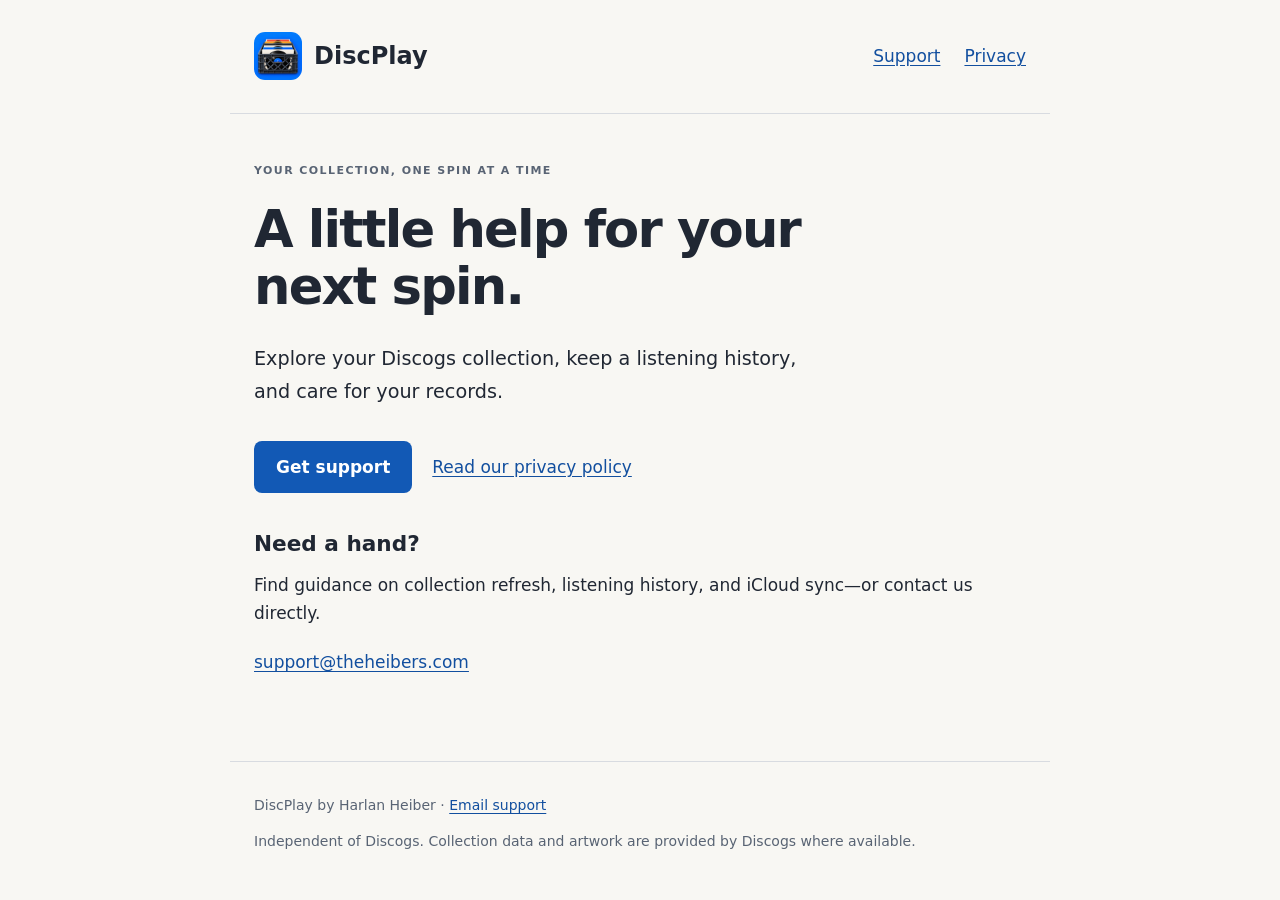
<file: index.html>
<!doctype html>
<html lang="en"><head><meta charset="utf-8"><meta name="viewport" content="width=device-width, initial-scale=1"><meta name="description" content="DiscPlay support and privacy information. Explore your Discogs collection and keep a personal listening history."><title>A little help for your next spin. · DiscPlay</title><link rel="stylesheet" href="style.css"><link rel="icon" href="icon.png"></head>
<body><a class="skip" href="#content">Skip to content</a><header><a class="brand" href="index.html"><img src="icon.png" width="48" height="48" alt="">DiscPlay</a><nav aria-label="Main"><a href="support.html" >Support</a><a href="privacy.html" >Privacy</a></nav></header><main id="content"><p class="eyebrow">YOUR COLLECTION, ONE SPIN AT A TIME</p><h1>A little help for your next spin.</h1><p class="intro">Explore your Discogs collection, keep a listening history, and care for your records.</p><div class="actions"><a class="button" href="support.html">Get support</a><a href="privacy.html">Read our privacy policy</a></div><h2>Need a hand?</h2><p>Find guidance on collection refresh, listening history, and iCloud sync—or contact us directly.</p><p><a href="mailto:support@theheibers.com">support@theheibers.com</a></p></main><footer>DiscPlay by Harlan Heiber · <a href="mailto:support@theheibers.com">Email support</a><p>Independent of Discogs. Collection data and artwork are provided by Discogs where available.</p></footer></body></html>
</file>
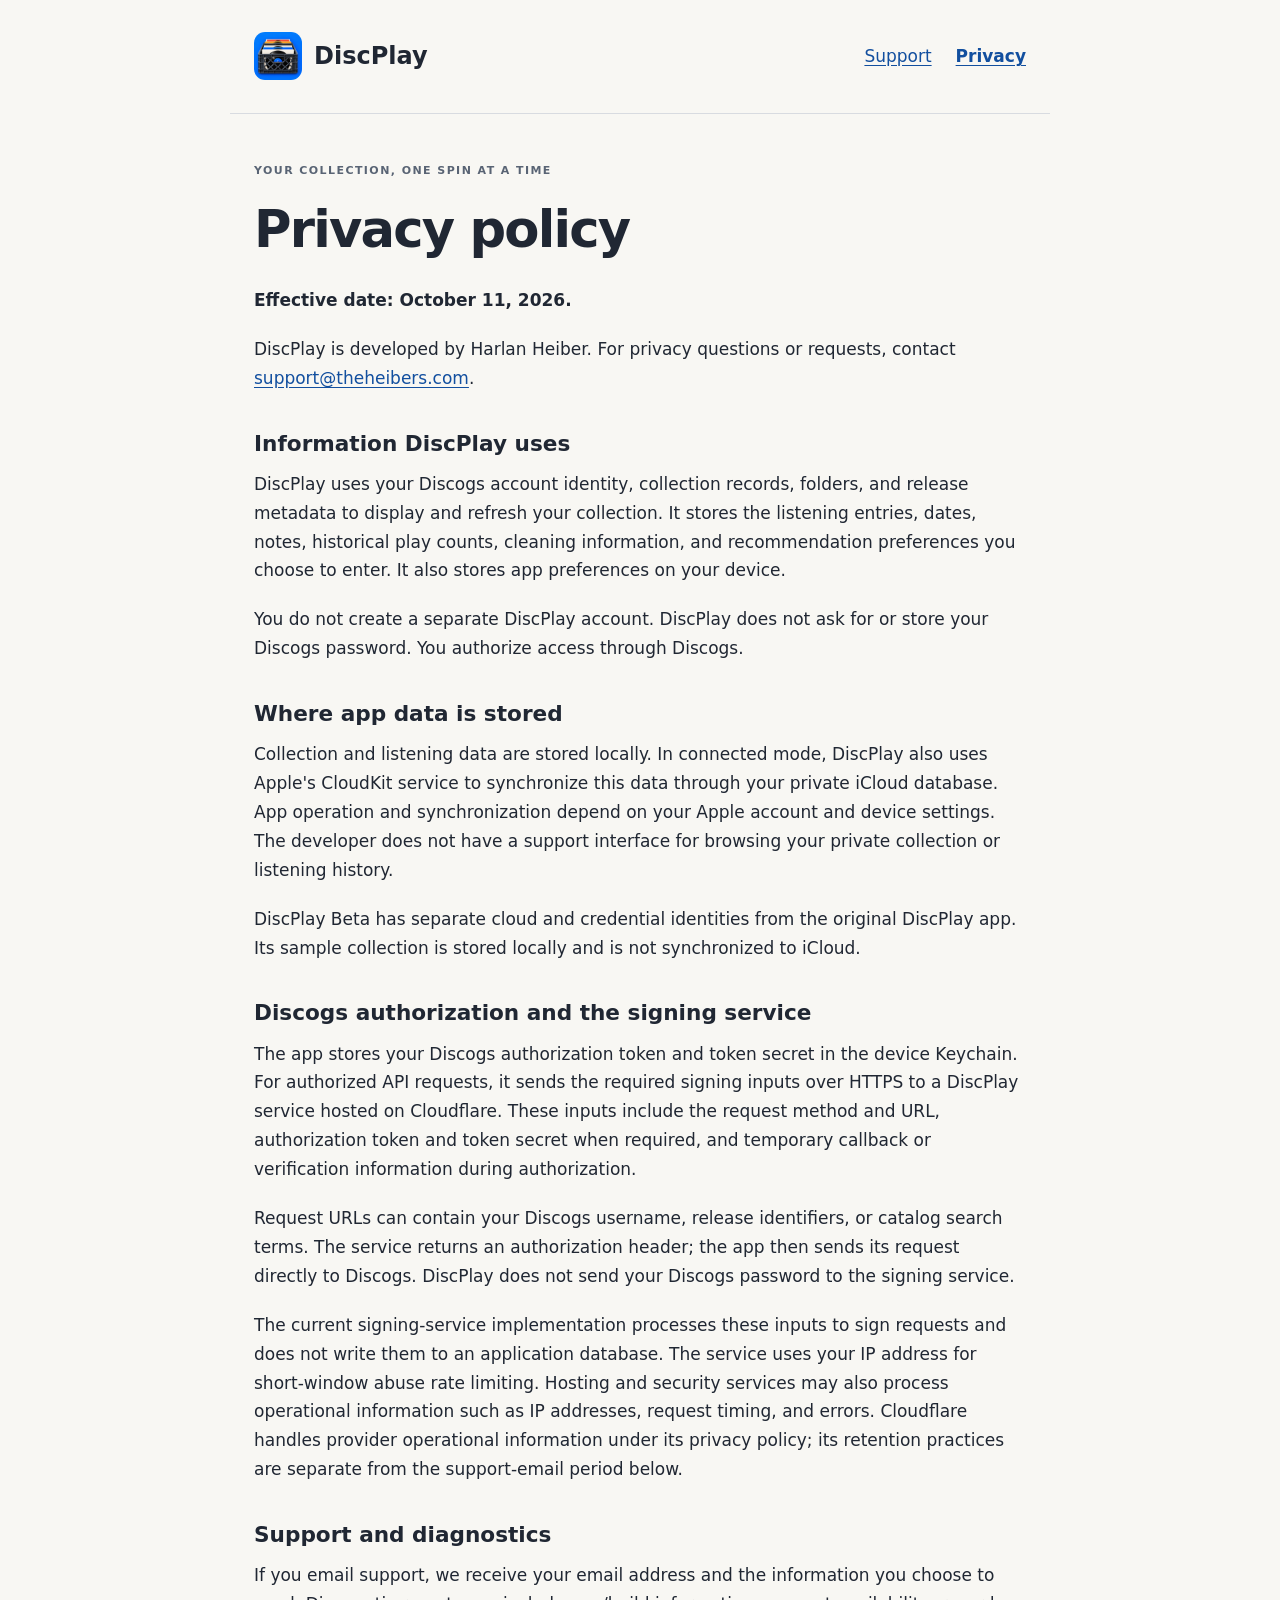
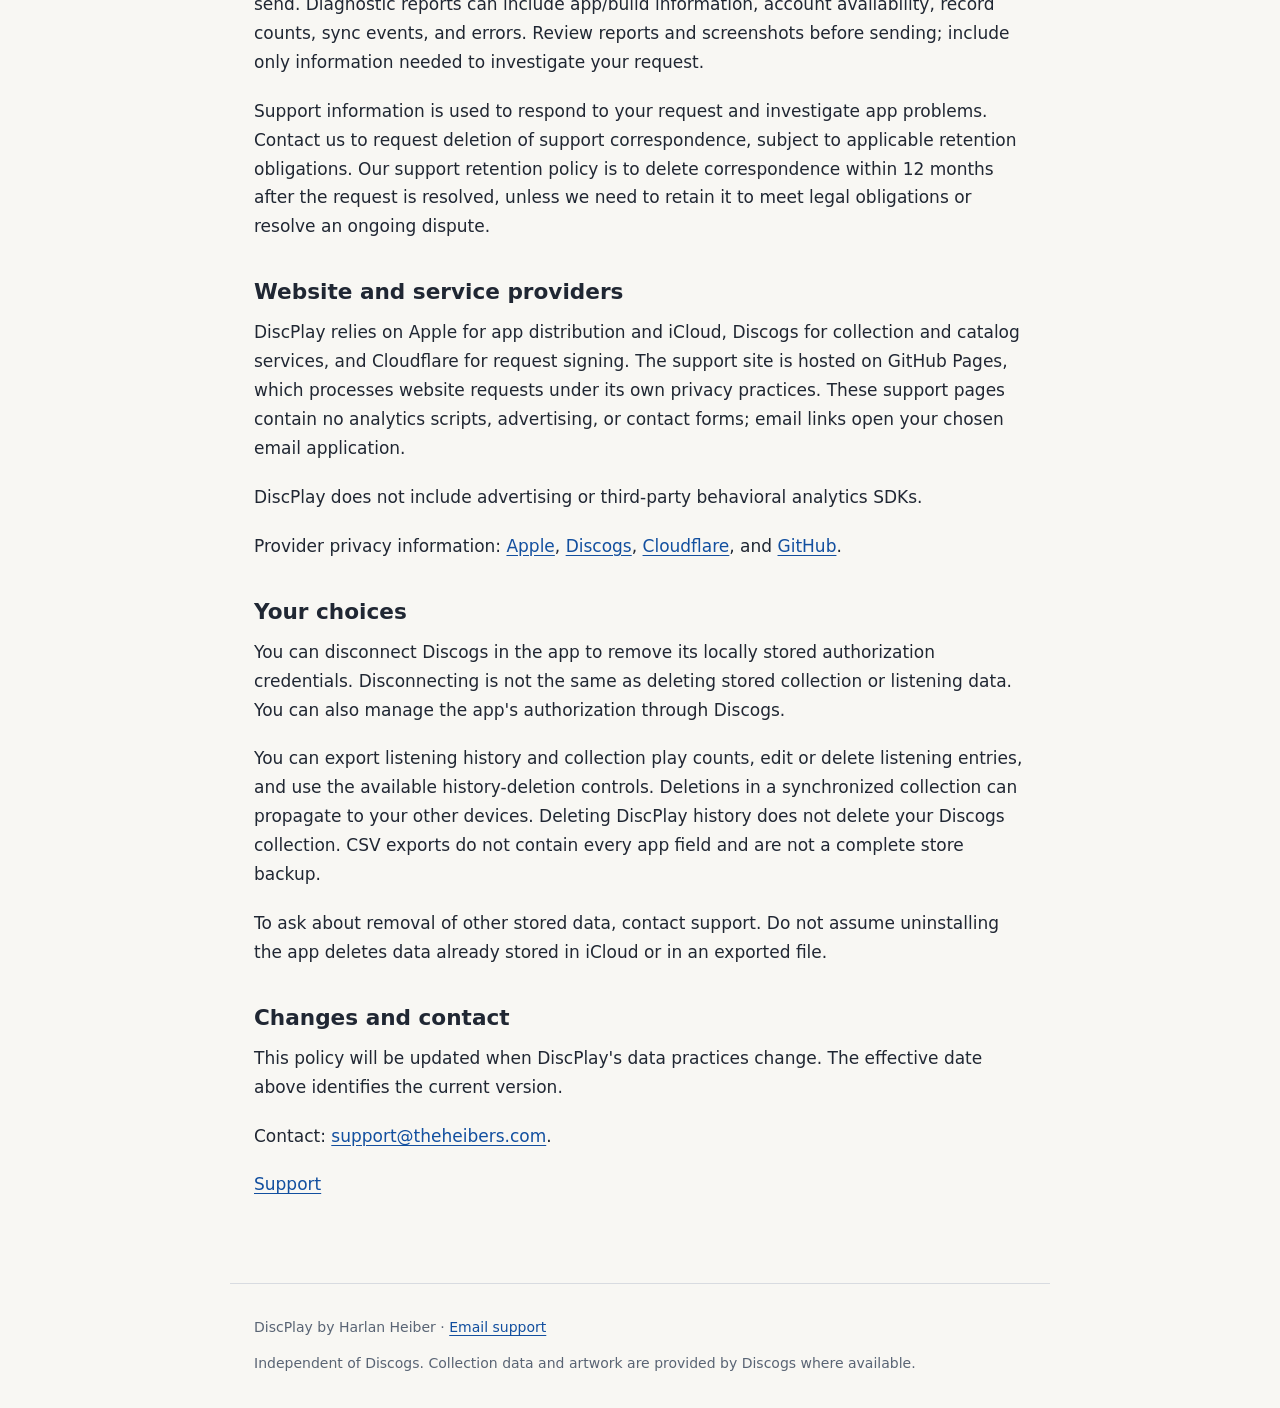
<file: privacy.html>
<!doctype html>
<html lang="en"><head><meta charset="utf-8"><meta name="viewport" content="width=device-width, initial-scale=1"><meta name="description" content="DiscPlay support and privacy information. Explore your Discogs collection and keep a personal listening history."><title>Privacy policy · DiscPlay</title><link rel="stylesheet" href="style.css"><link rel="icon" href="icon.png"></head>
<body><a class="skip" href="#content">Skip to content</a><header><a class="brand" href="index.html"><img src="icon.png" width="48" height="48" alt="">DiscPlay</a><nav aria-label="Main"><a href="support.html" >Support</a><a href="privacy.html" aria-current="page">Privacy</a></nav></header><main id="content"><p class="eyebrow">YOUR COLLECTION, ONE SPIN AT A TIME</p><h1>Privacy policy</h1><p><strong>Effective date: October 11, 2026.</strong></p>
<p>DiscPlay is developed by Harlan Heiber. For privacy questions or requests, contact <a href="mailto:support@theheibers.com">support@theheibers.com</a>.</p>
<h2>Information DiscPlay uses</h2>
<p>DiscPlay uses your Discogs account identity, collection records, folders, and release metadata to display and refresh your collection. It stores the listening entries, dates, notes, historical play counts, cleaning information, and recommendation preferences you choose to enter. It also stores app preferences on your device.</p>
<p>You do not create a separate DiscPlay account. DiscPlay does not ask for or store your Discogs password. You authorize access through Discogs.</p>
<h2>Where app data is stored</h2>
<p>Collection and listening data are stored locally. In connected mode, DiscPlay also uses Apple&#x27;s CloudKit service to synchronize this data through your private iCloud database. App operation and synchronization depend on your Apple account and device settings. The developer does not have a support interface for browsing your private collection or listening history.</p>
<p>DiscPlay Beta has separate cloud and credential identities from the original DiscPlay app. Its sample collection is stored locally and is not synchronized to iCloud.</p>
<h2>Discogs authorization and the signing service</h2>
<p>The app stores your Discogs authorization token and token secret in the device Keychain. For authorized API requests, it sends the required signing inputs over HTTPS to a DiscPlay service hosted on Cloudflare. These inputs include the request method and URL, authorization token and token secret when required, and temporary callback or verification information during authorization.</p>
<p>Request URLs can contain your Discogs username, release identifiers, or catalog search terms. The service returns an authorization header; the app then sends its request directly to Discogs. DiscPlay does not send your Discogs password to the signing service.</p>
<p>The current signing-service implementation processes these inputs to sign requests and does not write them to an application database. The service uses your IP address for short-window abuse rate limiting. Hosting and security services may also process operational information such as IP addresses, request timing, and errors. Cloudflare handles provider operational information under its privacy policy; its retention practices are separate from the support-email period below.</p>
<h2>Support and diagnostics</h2>
<p>If you email support, we receive your email address and the information you choose to send. Diagnostic reports can include app/build information, account availability, record counts, sync events, and errors. Review reports and screenshots before sending; include only information needed to investigate your request.</p>
<p>Support information is used to respond to your request and investigate app problems. Contact us to request deletion of support correspondence, subject to applicable retention obligations. Our support retention policy is to delete correspondence within 12 months after the request is resolved, unless we need to retain it to meet legal obligations or resolve an ongoing dispute.</p>
<h2>Website and service providers</h2>
<p>DiscPlay relies on Apple for app distribution and iCloud, Discogs for collection and catalog services, and Cloudflare for request signing. The support site is hosted on GitHub Pages, which processes website requests under its own privacy practices. These support pages contain no analytics scripts, advertising, or contact forms; email links open your chosen email application.</p>
<p>DiscPlay does not include advertising or third-party behavioral analytics SDKs.</p>
<p>Provider privacy information: <a href="https://www.apple.com/legal/privacy/">Apple</a>, <a href="https://support.discogs.com/hc/en-us/articles/360009334513-Privacy-Policy">Discogs</a>, <a href="https://www.cloudflare.com/privacypolicy/">Cloudflare</a>, and <a href="https://docs.github.com/en/site-policy/privacy-policies/github-general-privacy-statement">GitHub</a>.</p>
<h2>Your choices</h2>
<p>You can disconnect Discogs in the app to remove its locally stored authorization credentials. Disconnecting is not the same as deleting stored collection or listening data. You can also manage the app&#x27;s authorization through Discogs.</p>
<p>You can export listening history and collection play counts, edit or delete listening entries, and use the available history-deletion controls. Deletions in a synchronized collection can propagate to your other devices. Deleting DiscPlay history does not delete your Discogs collection. CSV exports do not contain every app field and are not a complete store backup.</p>
<p>To ask about removal of other stored data, contact support. Do not assume uninstalling the app deletes data already stored in iCloud or in an exported file.</p>
<h2>Changes and contact</h2>
<p>This policy will be updated when DiscPlay&#x27;s data practices change. The effective date above identifies the current version.</p>
<p>Contact: <a href="mailto:support@theheibers.com">support@theheibers.com</a>.</p>
<p><a href="support.html">Support</a></p></main><footer>DiscPlay by Harlan Heiber · <a href="mailto:support@theheibers.com">Email support</a><p>Independent of Discogs. Collection data and artwork are provided by Discogs where available.</p></footer></body></html>
</file>
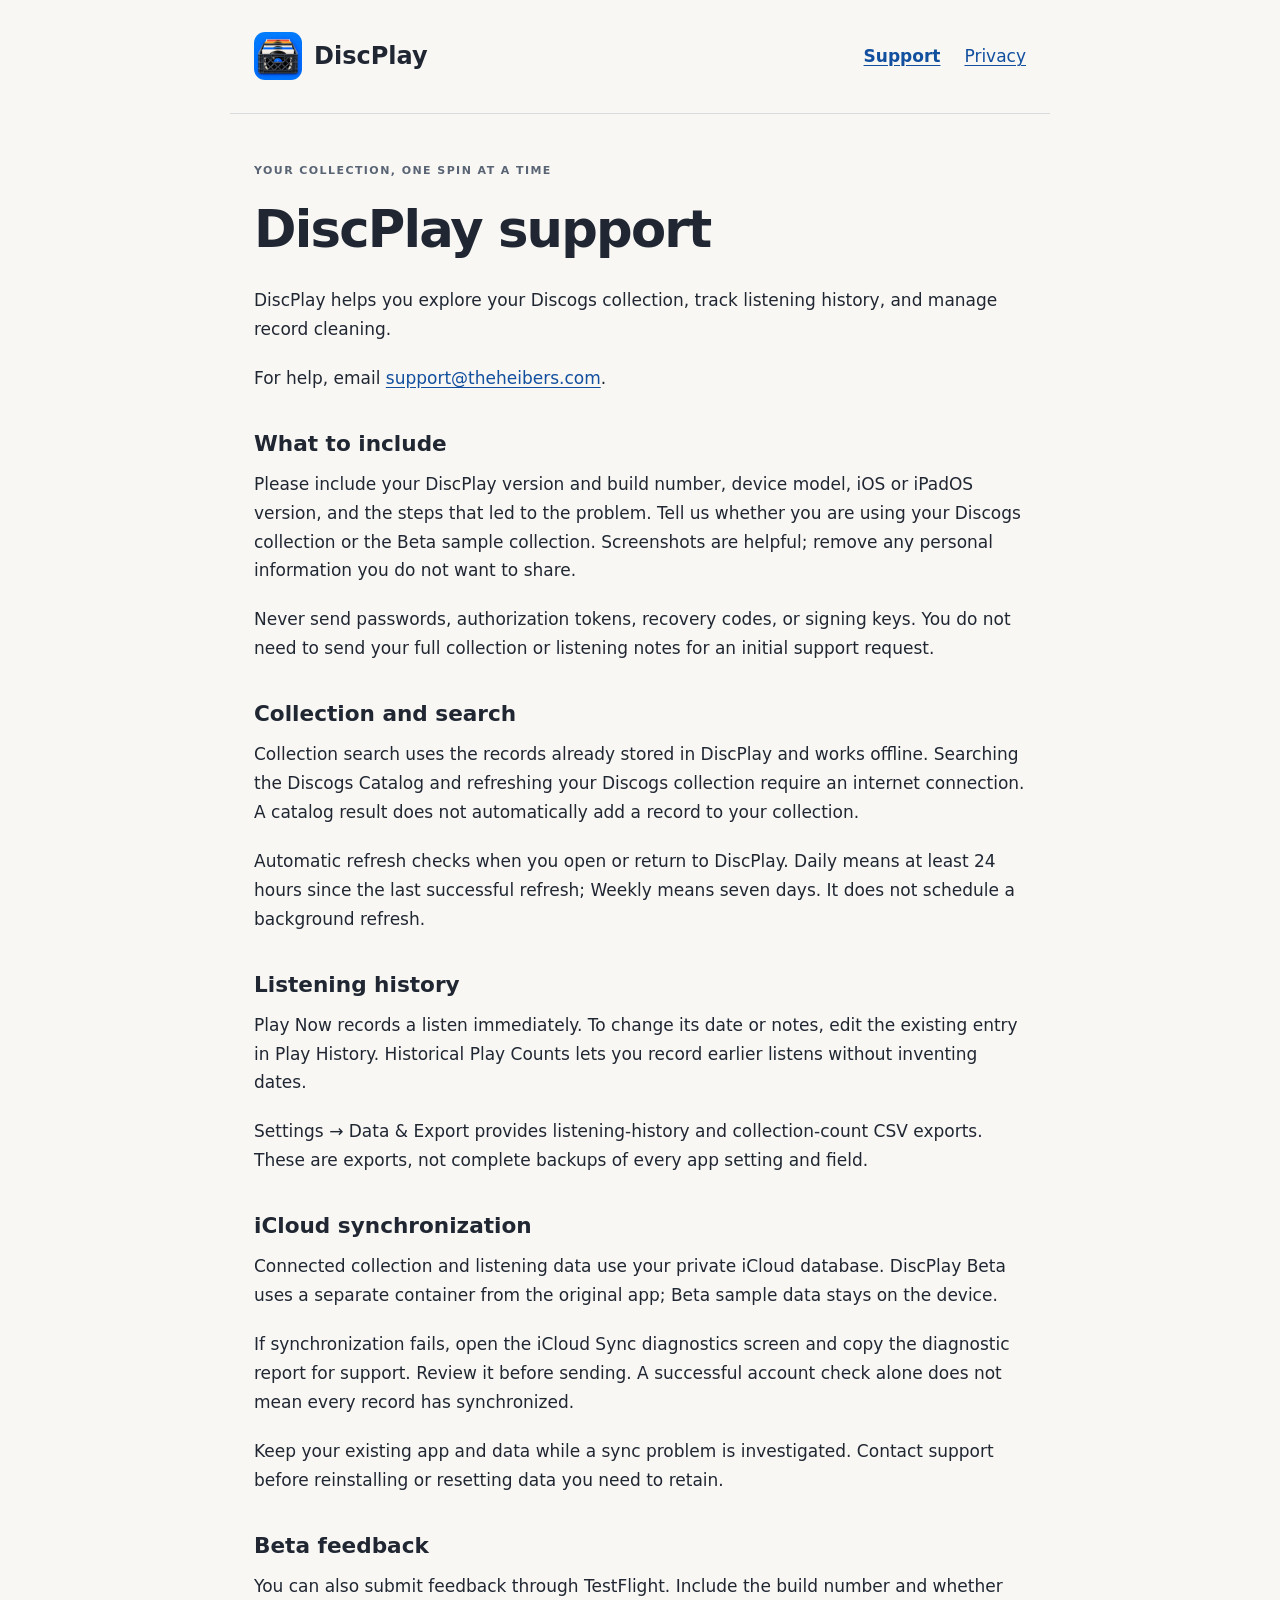
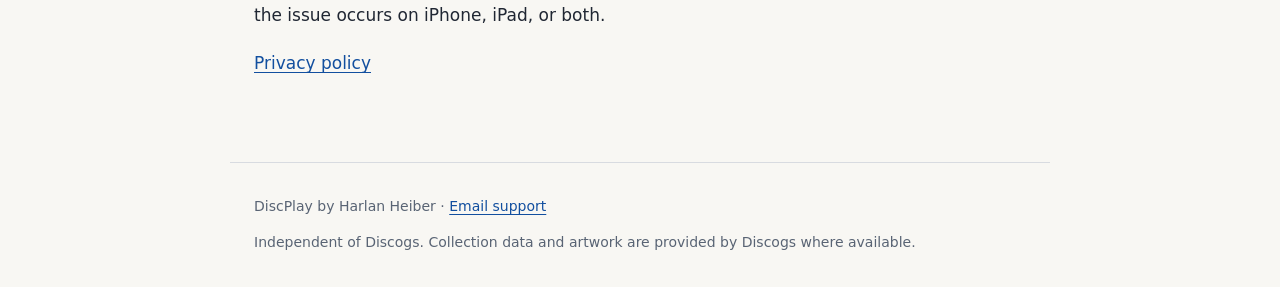
<file: support.html>
<!doctype html>
<html lang="en"><head><meta charset="utf-8"><meta name="viewport" content="width=device-width, initial-scale=1"><meta name="description" content="DiscPlay support and privacy information. Explore your Discogs collection and keep a personal listening history."><title>DiscPlay support · DiscPlay</title><link rel="stylesheet" href="style.css"><link rel="icon" href="icon.png"></head>
<body><a class="skip" href="#content">Skip to content</a><header><a class="brand" href="index.html"><img src="icon.png" width="48" height="48" alt="">DiscPlay</a><nav aria-label="Main"><a href="support.html" aria-current="page">Support</a><a href="privacy.html" >Privacy</a></nav></header><main id="content"><p class="eyebrow">YOUR COLLECTION, ONE SPIN AT A TIME</p><h1>DiscPlay support</h1><p>DiscPlay helps you explore your Discogs collection, track listening history, and manage record cleaning.</p>
<p>For help, email <a href="mailto:support@theheibers.com">support@theheibers.com</a>.</p>
<h2>What to include</h2>
<p>Please include your DiscPlay version and build number, device model, iOS or iPadOS version, and the steps that led to the problem. Tell us whether you are using your Discogs collection or the Beta sample collection. Screenshots are helpful; remove any personal information you do not want to share.</p>
<p>Never send passwords, authorization tokens, recovery codes, or signing keys. You do not need to send your full collection or listening notes for an initial support request.</p>
<h2>Collection and search</h2>
<p>Collection search uses the records already stored in DiscPlay and works offline. Searching the Discogs Catalog and refreshing your Discogs collection require an internet connection. A catalog result does not automatically add a record to your collection.</p>
<p>Automatic refresh checks when you open or return to DiscPlay. Daily means at least 24 hours since the last successful refresh; Weekly means seven days. It does not schedule a background refresh.</p>
<h2>Listening history</h2>
<p>Play Now records a listen immediately. To change its date or notes, edit the existing entry in Play History. Historical Play Counts lets you record earlier listens without inventing dates.</p>
<p>Settings → Data &amp; Export provides listening-history and collection-count CSV exports. These are exports, not complete backups of every app setting and field.</p>
<h2>iCloud synchronization</h2>
<p>Connected collection and listening data use your private iCloud database. DiscPlay Beta uses a separate container from the original app; Beta sample data stays on the device.</p>
<p>If synchronization fails, open the iCloud Sync diagnostics screen and copy the diagnostic report for support. Review it before sending. A successful account check alone does not mean every record has synchronized.</p>
<p>Keep your existing app and data while a sync problem is investigated. Contact support before reinstalling or resetting data you need to retain.</p>
<h2>Beta feedback</h2>
<p>You can also submit feedback through TestFlight. Include the build number and whether the issue occurs on iPhone, iPad, or both.</p>
<p><a href="privacy.html">Privacy policy</a></p></main><footer>DiscPlay by Harlan Heiber · <a href="mailto:support@theheibers.com">Email support</a><p>Independent of Discogs. Collection data and artwork are provided by Discogs where available.</p></footer></body></html>
</file>
<file: style.css>
*{box-sizing:border-box}html{color-scheme:light dark}body{margin:0;font:17px/1.7 system-ui,-apple-system,sans-serif;background:#f8f7f3;color:#202733}a{color:#124f9f;text-underline-offset:.2em}a:hover{text-decoration-thickness:2px}a:focus-visible{outline:3px solid #1671db;outline-offset:5px}header,main,footer{max-width:820px;margin:auto;padding:32px 24px}header{display:flex;align-items:center;justify-content:space-between;gap:20px;border-bottom:1px solid #d8dbe0}.brand{display:flex;align-items:center;gap:12px;font-size:24px;font-weight:750;color:inherit;text-decoration:none}.brand img{border-radius:11px}nav{display:flex;gap:24px}nav a{padding:10px 0}nav a[aria-current]{font-weight:700}main{padding-top:48px;padding-bottom:64px;min-height:65vh}h1{font-size:clamp(2.1rem,6vw,3.2rem);line-height:1.12;letter-spacing:-.035em;max-width:680px;margin:12px 0 28px}h2{font-size:1.35rem;line-height:1.35;margin:36px 0 12px}p{margin:0 0 20px;overflow-wrap:anywhere}.eyebrow{font-size:11px;font-weight:750;letter-spacing:.13em;color:#596474}.intro{font-size:1.2rem;max-width:560px}.actions{display:flex;align-items:center;flex-wrap:wrap;gap:20px;margin:32px 0}.button{background:#1259b5;color:#fff;padding:12px 22px;border-radius:8px;text-decoration:none;font-weight:650}footer{border-top:1px solid #d8dbe0;font-size:14px;color:#596474}footer p{margin:12px 0 0}.skip{position:absolute;left:16px;top:-80px;padding:12px;background:#fff}.skip:focus{top:8px}@media(max-width:400px){header{flex-wrap:wrap;padding:20px}header,main,footer{padding-left:20px;padding-right:20px}nav{gap:24px}main{padding-top:32px}}@media(prefers-color-scheme:dark){body{background:#141a23;color:#eceff4}a{color:#91bfff}.eyebrow,footer{color:#b4c0d0}header,footer{border-color:#394353}.button{background:#91bfff;color:#121923}.skip{background:#141a23}}
</file>
